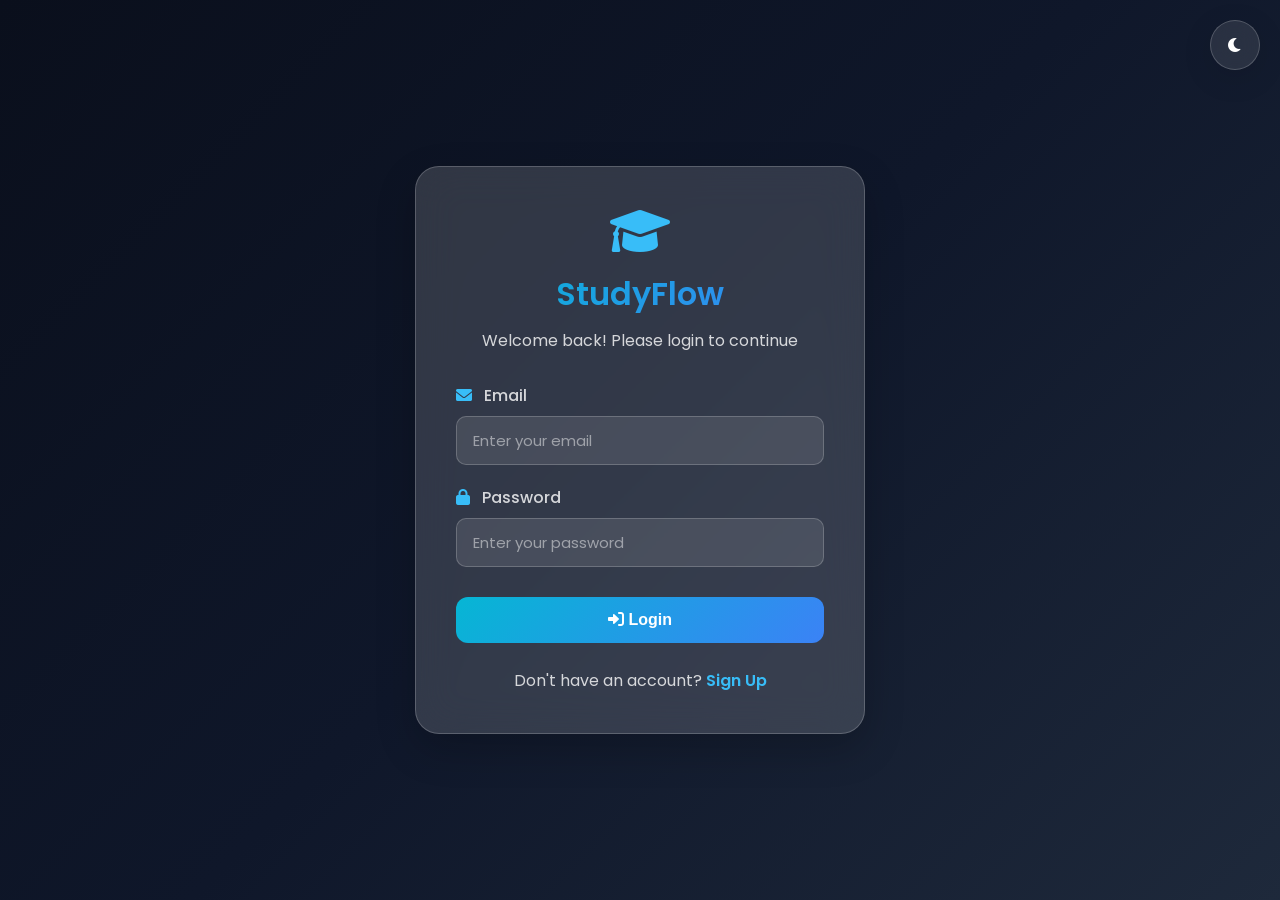
<file: index.html>
<!DOCTYPE html>
<html lang="en">
<head>
  <meta charset="UTF-8">
  <meta name="viewport" content="width=device-width, initial-scale=1.0, user-scalable=yes">
  <title>Smart Study Planner | Dashboard</title>
  <!-- Fonts & Icons -->
  <link rel="preconnect" href="https://fonts.googleapis.com">
  <link rel="preconnect" href="https://fonts.gstatic.com" crossorigin>
  <link href="https://fonts.googleapis.com/css2?family=Poppins:wght@300;400;500;600;700&display=swap" rel="stylesheet">
  <link rel="stylesheet" href="https://cdnjs.cloudflare.com/ajax/libs/font-awesome/6.0.0-beta3/css/all.min.css">
  <link rel="stylesheet" href="style.css">
</head>
<body>
  <!-- Sidebar Navigation -->
  <nav class="sidebar">
    <div class="sidebar-header">
      <i class="fas fa-brain"></i>
      <h2>StudyFlow</h2>
    </div>
    
    <div class="sidebar-menu">
      <a href="#" class="sidebar-link active" data-page="dashboard">
        <i class="fas fa-th-large"></i>
        <span>Dashboard</span>
      </a>
      <a href="#" class="sidebar-link" data-page="planner">
        <i class="fas fa-tasks"></i>
        <span>Planner</span>
      </a>
      <a href="#" class="sidebar-link" data-page="progress">
        <i class="fas fa-chart-line"></i>
        <span>Progress</span>
      </a>
      <a href="#" class="sidebar-link" data-page="calendar">
        <i class="fas fa-calendar-alt"></i>
        <span>Calendar</span>
      </a>
    </div>
    
    <div class="sidebar-footer">
      <div class="user-info">
        <i class="fas fa-user-circle"></i>
        <span id="sidebarUserName">User</span>
      </div>
      <button class="logout-btn" id="logoutBtn">
        <i class="fas fa-sign-out-alt"></i>
        <span>Logout</span>
      </button>
      <button class="theme-toggle" id="themeToggle">
        <i class="fas fa-moon"></i>
        <span>Dark Mode</span>
      </button>
    </div>
  </nav>

  <!-- Main Content Area -->
  <main class="main-content">
    <!-- Dashboard Page -->
    <div id="dashboard" class="page active">
      <header class="page-header">
        <div>
          <h1 id="greetingMsg">Good Morning</h1>
          <p id="currentDate"></p>
        </div>
        <div class="header-stats">
          <span class="badge"><i class="fas fa-user"></i> <span id="headerUserName"></span></span>
        </div>
      </header>

      <!-- Stats Cards -->
      <div class="stats-grid">
        <div class="stat-card">
          <i class="fas fa-list-check"></i>
          <div class="stat-info">
            <h3 id="totalTasks">0</h3>
            <p>Total Tasks</p>
          </div>
        </div>
        <div class="stat-card">
          <i class="fas fa-circle-check"></i>
          <div class="stat-info">
            <h3 id="completedTasks">0</h3>
            <p>Completed</p>
          </div>
        </div>
        <div class="stat-card">
          <i class="fas fa-hourglass-half"></i>
          <div class="stat-info">
            <h3 id="pendingTasks">0</h3>
            <p>Pending</p>
          </div>
        </div>
      </div>

      <!-- Motivational Quote -->
      <div class="quote-card">
        <i class="fas fa-quote-left"></i>
        <p id="quoteText">The secret of getting ahead is getting started.</p>
        <button class="refresh-quote" id="refreshQuote">
          <i class="fas fa-sync-alt"></i>
        </button>
      </div>

      <!-- Progress & Streak -->
      <div class="progress-streak-container">
        <div class="progress-card">
          <h3><i class="fas fa-chart-pie"></i> Overall Progress</h3>
          <div class="progress-bar">
            <div class="progress-fill" id="progressFill" style="width: 0%"></div>
          </div>
          <p id="progressPercent">0% Completed</p>
        </div>
        <div class="streak-card">
          <h3><i class="fas fa-fire"></i> Study Streak</h3>
          <div class="streak-display">
            <span id="streakCount">0</span>
            <p>Days</p>
          </div>
        </div>
      </div>

      <!-- Upcoming Deadlines -->
      <div class="section-header">
        <h2><i class="fas fa-clock"></i> Upcoming Deadlines</h2>
      </div>
      <div id="deadlineList" class="task-grid"></div>
    </div>

    <!-- Planner Page -->
    <div id="planner" class="page">
      <header class="page-header">
        <h1><i class="fas fa-tasks"></i> Study Planner</h1>
      </header>

      <!-- Add Task Form -->
      <form id="taskForm" class="task-form">
        <div class="form-row">
          <div class="form-group">
            <label>Subject</label>
            <input type="text" id="subject" placeholder="e.g., Mathematics" required>
          </div>
          <div class="form-group">
            <label>Task Description</label>
            <input type="text" id="taskDesc" placeholder="What do you need to study?" required>
          </div>
        </div>
        
        <div class="form-row">
          <div class="form-group">
            <label>Deadline</label>
            <input type="datetime-local" id="deadline" required>
          </div>
          <div class="form-group">
            <label>Priority</label>
            <select id="priority">
              <option value="low">Low Priority</option>
              <option value="medium" selected>Medium Priority</option>
              <option value="high">High Priority</option>
            </select>
          </div>
        </div>
        
        <input type="hidden" id="editId">
        <button type="submit" class="btn-primary" id="submitTaskBtn">
          <i class="fas fa-plus"></i> Add Task
        </button>
      </form>

      <!-- Filters & Sort -->
      <div class="filter-section">
        <div class="filter-buttons">
          <button class="filter-btn active" data-filter="all">All</button>
          <button class="filter-btn" data-filter="pending">Pending</button>
          <button class="filter-btn" data-filter="completed">Completed</button>
        </div>
        <select id="sortSelect" class="sort-select">
          <option value="deadline">Sort by Deadline</option>
          <option value="priority">Sort by Priority</option>
        </select>
      </div>

      <!-- Tasks Container -->
      <div id="taskContainer" class="task-grid"></div>
      <div id="emptyState" class="empty-state">
        <i class="fas fa-clipboard-list"></i>
        <h3>No tasks yet</h3>
        <p>Add your first study task above!</p>
      </div>
    </div>

    <!-- Progress Page -->
    <div id="progress" class="page">
      <header class="page-header">
        <h1><i class="fas fa-chart-line"></i> Progress Tracker</h1>
      </header>
      
      <div class="progress-analytics">
        <div class="analytics-card">
          <h3>Task Completion Rate</h3>
          <div class="large-progress">
            <div class="progress-circle">
              <span id="completionRate">0%</span>
            </div>
          </div>
        </div>
        
        <div class="analytics-card">
          <h3>Priority Distribution</h3>
          <div id="priorityChart" class="priority-distribution">
            <div class="priority-item"><span>High</span> <span id="highCount">0</span></div>
            <div class="priority-item"><span>Medium</span> <span id="mediumCount">0</span></div>
            <div class="priority-item"><span>Low</span> <span id="lowCount">0</span></div>
          </div>
        </div>
      </div>
      
      <div class="calendar-preview">
        <h3><i class="fas fa-calendar"></i> Upcoming Week</h3>
        <div id="calendarPreview"></div>
      </div>
    </div>

    <!-- Calendar Page -->
    <div id="calendar" class="page">
      <header class="page-header">
        <h1><i class="fas fa-calendar-alt"></i> Calendar View</h1>
      </header>
      
      <div class="calendar-header">
        <button id="prevMonth"><i class="fas fa-chevron-left"></i></button>
        <h2 id="currentMonth"></h2>
        <button id="nextMonth"><i class="fas fa-chevron-right"></i></button>
      </div>
      
      <div class="calendar-grid" id="calendarGrid"></div>
      
      <div class="selected-date-tasks">
        <h3>Tasks for <span id="selectedDateDisplay">Select a date</span></h3>
        <div id="selectedDateTasks"></div>
      </div>
    </div>
  </main>

  <!-- Notification Container -->
  <div id="notificationContainer" class="notification-container"></div>

  <script src="script.js"></script>
</body>
</html>
</file>
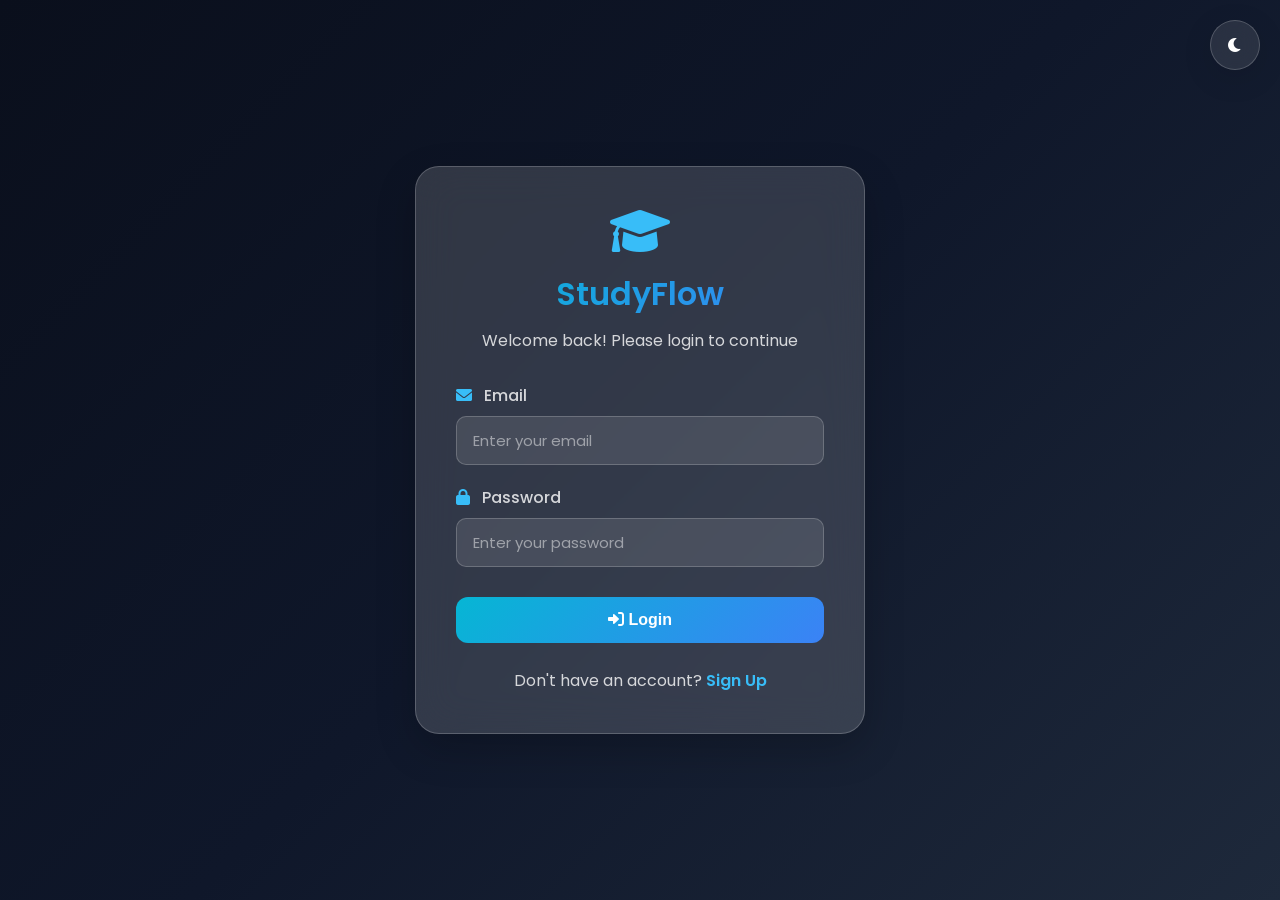
<file: login.html>
<!DOCTYPE html>
<html lang="en">
<head>
  <meta charset="UTF-8">
  <meta name="viewport" content="width=device-width, initial-scale=1.0">
  <title>Login | Smart Study Planner</title>
  <link rel="preconnect" href="https://fonts.googleapis.com">
  <link rel="preconnect" href="https://fonts.gstatic.com" crossorigin>
  <link href="https://fonts.googleapis.com/css2?family=Poppins:wght@300;400;500;600;700&display=swap" rel="stylesheet">
  <link rel="stylesheet" href="https://cdnjs.cloudflare.com/ajax/libs/font-awesome/6.0.0-beta3/css/all.min.css">
  <link rel="stylesheet" href="style.css">
</head>
<body>
  <div class="auth-container">
    <div class="auth-card">
      <div class="auth-header">
        <i class="fas fa-graduation-cap"></i>
        <h1>StudyFlow</h1>
        <p>Welcome back! Please login to continue</p>
      </div>
      
      <form id="loginForm" class="auth-form">
        <div class="form-group">
          <label for="loginEmail"><i class="fas fa-envelope"></i> Email</label>
          <input type="email" id="loginEmail" placeholder="Enter your email" required>
        </div>
        
        <div class="form-group">
          <label for="loginPassword"><i class="fas fa-lock"></i> Password</label>
          <input type="password" id="loginPassword" placeholder="Enter your password" required>
        </div>
        
        <button type="submit" class="auth-btn">
          <i class="fas fa-sign-in-alt"></i> Login
        </button>
        
        <div id="loginError" class="error-message"></div>
      </form>
      
      <div class="auth-footer">
        <p>Don't have an account? <a href="signup.html">Sign Up</a></p>
      </div>
    </div>
  </div>
  
  <div class="theme-toggle floating">
    <i class="fas fa-moon"></i>
  </div>

  <script src="script.js"></script>
</body>
</html>
</file>
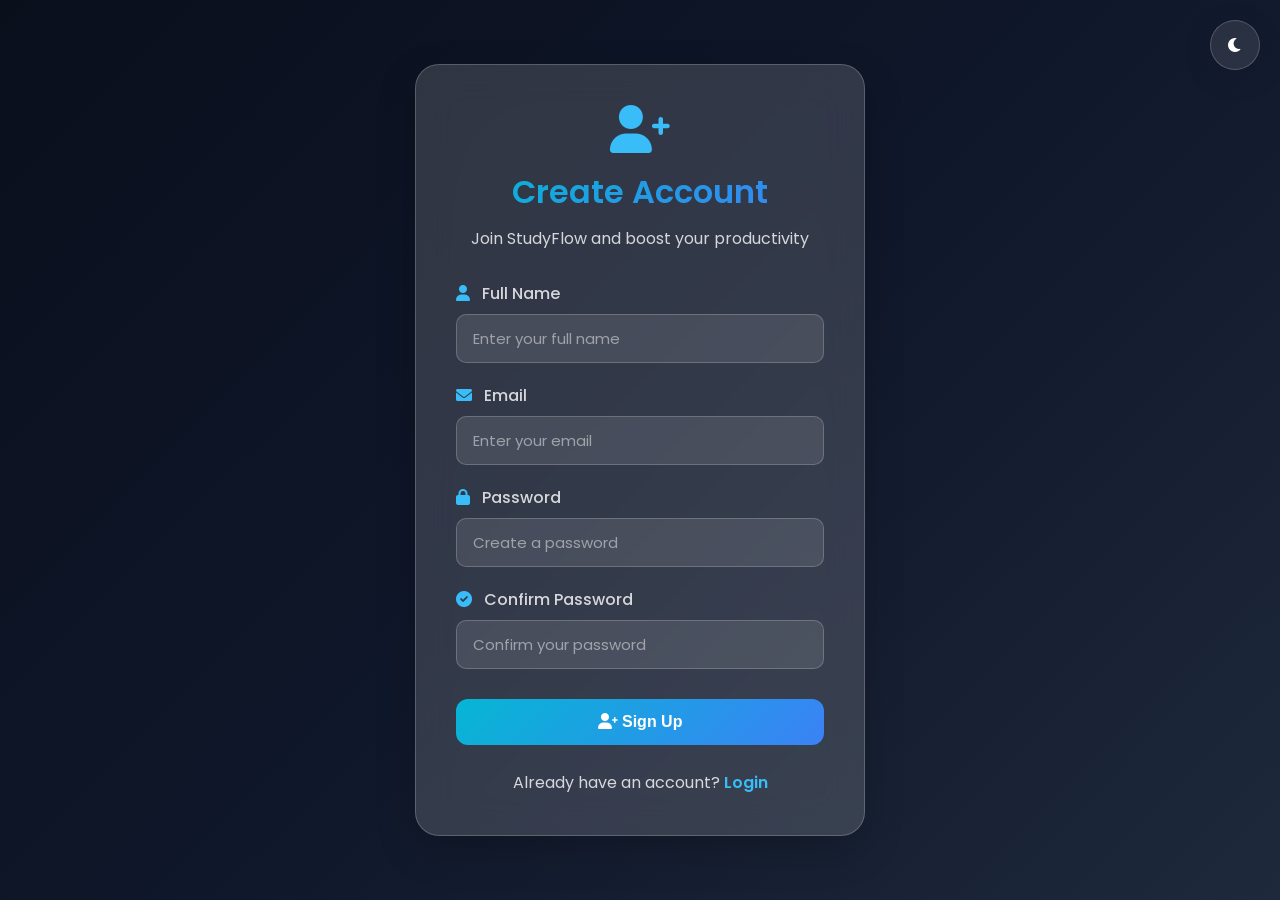
<file: signup.html>
<!DOCTYPE html>
<html lang="en">
<head>
  <meta charset="UTF-8">
  <meta name="viewport" content="width=device-width, initial-scale=1.0">
  <title>Sign Up | Smart Study Planner</title>
  <link rel="preconnect" href="https://fonts.googleapis.com">
  <link rel="preconnect" href="https://fonts.gstatic.com" crossorigin>
  <link href="https://fonts.googleapis.com/css2?family=Poppins:wght@300;400;500;600;700&display=swap" rel="stylesheet">
  <link rel="stylesheet" href="https://cdnjs.cloudflare.com/ajax/libs/font-awesome/6.0.0-beta3/css/all.min.css">
  <link rel="stylesheet" href="style.css">
</head>
<body>
  <div class="auth-container">
    <div class="auth-card">
      <div class="auth-header">
        <i class="fas fa-user-plus"></i>
        <h1>Create Account</h1>
        <p>Join StudyFlow and boost your productivity</p>
      </div>
      
      <form id="signupForm" class="auth-form">
        <div class="form-group">
          <label for="signupName"><i class="fas fa-user"></i> Full Name</label>
          <input type="text" id="signupName" placeholder="Enter your full name" required>
        </div>
        
        <div class="form-group">
          <label for="signupEmail"><i class="fas fa-envelope"></i> Email</label>
          <input type="email" id="signupEmail" placeholder="Enter your email" required>
        </div>
        
        <div class="form-group">
          <label for="signupPassword"><i class="fas fa-lock"></i> Password</label>
          <input type="password" id="signupPassword" placeholder="Create a password" required minlength="6">
        </div>
        
        <div class="form-group">
          <label for="signupConfirm"><i class="fas fa-check-circle"></i> Confirm Password</label>
          <input type="password" id="signupConfirm" placeholder="Confirm your password" required>
        </div>
        
        <button type="submit" class="auth-btn">
          <i class="fas fa-user-plus"></i> Sign Up
        </button>
        
        <div id="signupError" class="error-message"></div>
      </form>
      
      <div class="auth-footer">
        <p>Already have an account? <a href="login.html">Login</a></p>
      </div>
    </div>
  </div>
  
  <div class="theme-toggle floating">
    <i class="fas fa-moon"></i>
  </div>

  <script src="script.js"></script>
</body>
</html>
</file>
<file: style.css>
/* ===== GLOBAL STYLES ===== */
* {
  margin: 0;
  padding: 0;
  box-sizing: border-box;
}

:root {
  --primary-gradient: linear-gradient(135deg, #06b6d4 0%, #3b82f6 100%);
  --bg-gradient: linear-gradient(135deg, #0a0f1c 0%, #0f172a 50%, #1e293b 100%);
  --glass-bg: rgba(255, 255, 255, 0.1);
  --glass-border: rgba(255, 255, 255, 0.2);
  --card-bg: rgba(255, 255, 255, 0.15);
  --text-primary: #ffffff;
  --text-secondary: rgba(255, 255, 255, 0.8);
  --accent-color: #38bdf8;
  --success-color: #10b981;
  --warning-color: #f59e0b;
  --danger-color: #ef4444;
  --shadow-sm: 0 8px 32px rgba(0, 0, 0, 0.1);
  --shadow-lg: 0 15px 40px rgba(0, 0, 0, 0.2);
  --border-radius: 16px;
  --transition: all 0.3s cubic-bezier(0.4, 0, 0.2, 1);
}

body {
  font-family: 'Poppins', sans-serif;
  background: var(--bg-gradient);
  color: var(--text-primary);
  min-height: 100vh;
  display: flex;
  transition: var(--transition);
  position: relative;
  overflow-x: hidden;
}

/* Light Theme */
body.light-theme {
  --bg-gradient: linear-gradient(135deg, #e0f2fe 0%, #bae6fd 100%);
  --glass-bg: rgba(255, 255, 255, 0.7);
  --glass-border: rgba(255, 255, 255, 0.5);
  --card-bg: rgba(255, 255, 255, 0.8);
  --text-primary: #0f172a;
  --text-secondary: #334155;
  --shadow-sm: 0 8px 32px rgba(0, 0, 0, 0.05);
  --shadow-lg: 0 15px 40px rgba(0, 0, 0, 0.1);
}

/* ===== AUTH PAGES ===== */
.auth-container {
  width: 100%;
  min-height: 100vh;
  display: flex;
  align-items: center;
  justify-content: center;
  padding: 20px;
  position: relative;
}

.auth-card {
  background: var(--card-bg);
  backdrop-filter: blur(20px);
  border: 1px solid var(--glass-border);
  border-radius: 24px;
  padding: 40px;
  width: 100%;
  max-width: 450px;
  box-shadow: var(--shadow-lg);
  animation: slideUp 0.5s ease;
}

@keyframes slideUp {
  from {
    opacity: 0;
    transform: translateY(30px);
  }
  to {
    opacity: 1;
    transform: translateY(0);
  }
}

.auth-header {
  text-align: center;
  margin-bottom: 30px;
}

.auth-header i {
  font-size: 48px;
  color: var(--accent-color);
  margin-bottom: 15px;
}

.auth-header h1 {
  font-size: 32px;
  font-weight: 600;
  margin-bottom: 10px;
  background: var(--primary-gradient);
  -webkit-background-clip: text;
  -webkit-text-fill-color: transparent;
  background-clip: text;
}

.auth-header p {
  color: var(--text-secondary);
}

.auth-form .form-group {
  margin-bottom: 20px;
}

.auth-form label {
  display: block;
  margin-bottom: 8px;
  color: var(--text-secondary);
  font-weight: 500;
}

.auth-form label i {
  margin-right: 8px;
  color: var(--accent-color);
}

.auth-form input {
  width: 100%;
  padding: 14px 18px;
  background: var(--glass-bg);
  border: 1px solid var(--glass-border);
  border-radius: 12px;
  color: var(--text-primary);
  font-size: 16px;
  transition: var(--transition);
}

.auth-form input:focus {
  outline: none;
  border-color: var(--accent-color);
  box-shadow: 0 0 0 3px rgba(56, 189, 248, 0.1);
}

.auth-form input::placeholder {
  color: var(--text-secondary);
  opacity: 0.6;
}

.auth-btn {
  width: 100%;
  padding: 14px;
  background: var(--primary-gradient);
  border: none;
  border-radius: 12px;
  color: white;
  font-size: 16px;
  font-weight: 600;
  cursor: pointer;
  transition: var(--transition);
  margin-top: 10px;
}

.auth-btn:hover {
  transform: translateY(-2px);
  box-shadow: var(--shadow-lg);
}

.auth-footer {
  text-align: center;
  margin-top: 25px;
  color: var(--text-secondary);
}

.auth-footer a {
  color: var(--accent-color);
  text-decoration: none;
  font-weight: 600;
}

.error-message {
  color: var(--danger-color);
  text-align: center;
  margin-top: 15px;
  font-size: 14px;
}

/* ===== SIDEBAR ===== */
.sidebar {
  width: 280px;
  background: var(--glass-bg);
  backdrop-filter: blur(20px);
  border-right: 1px solid var(--glass-border);
  padding: 30px 20px;
  display: flex;
  flex-direction: column;
  position: sticky;
  top: 0;
  height: 100vh;
  transition: var(--transition);
}

.sidebar-header {
  display: flex;
  align-items: center;
  gap: 12px;
  margin-bottom: 40px;
  padding: 0 15px;
}

.sidebar-header i {
  font-size: 32px;
  color: var(--accent-color);
}

.sidebar-header h2 {
  font-size: 24px;
  font-weight: 600;
  background: var(--primary-gradient);
  -webkit-background-clip: text;
  -webkit-text-fill-color: transparent;
  background-clip: text;
}

.sidebar-menu {
  flex: 1;
  display: flex;
  flex-direction: column;
  gap: 10px;
}

.sidebar-link {
  display: flex;
  align-items: center;
  gap: 15px;
  padding: 14px 20px;
  color: var(--text-secondary);
  text-decoration: none;
  border-radius: 12px;
  transition: var(--transition);
  font-weight: 500;
}

.sidebar-link i {
  width: 24px;
  font-size: 20px;
}

.sidebar-link:hover {
  background: var(--glass-bg);
  color: var(--text-primary);
  transform: translateX(5px);
}

.sidebar-link.active {
  background: var(--primary-gradient);
  color: white;
  box-shadow: var(--shadow-sm);
}

.sidebar-footer {
  margin-top: auto;
  padding-top: 20px;
  border-top: 1px solid var(--glass-border);
}

.user-info {
  display: flex;
  align-items: center;
  gap: 10px;
  padding: 15px;
  margin-bottom: 15px;
}

.user-info i {
  font-size: 24px;
  color: var(--accent-color);
}

.logout-btn, .theme-toggle {
  width: 100%;
  display: flex;
  align-items: center;
  gap: 15px;
  padding: 14px 20px;
  background: transparent;
  border: none;
  color: var(--text-secondary);
  font-size: 16px;
  font-weight: 500;
  cursor: pointer;
  border-radius: 12px;
  transition: var(--transition);
  font-family: 'Poppins', sans-serif;
}

.logout-btn:hover, .theme-toggle:hover {
  background: var(--glass-bg);
  color: var(--text-primary);
}

/* ===== MAIN CONTENT ===== */
.main-content {
  flex: 1;
  padding: 30px;
  overflow-y: auto;
  max-height: 100vh;
}

.page {
  display: none;
  animation: fadeIn 0.4s ease;
}

.page.active {
  display: block;
}

@keyframes fadeIn {
  from { opacity: 0; }
  to { opacity: 1; }
}

.page-header {
  display: flex;
  justify-content: space-between;
  align-items: center;
  margin-bottom: 30px;
}

.page-header h1 {
  font-size: 32px;
  font-weight: 600;
}

.badge {
  background: var(--glass-bg);
  padding: 10px 20px;
  border-radius: 30px;
  border: 1px solid var(--glass-border);
  backdrop-filter: blur(10px);
}

/* ===== STATS CARDS ===== */
.stats-grid {
  display: grid;
  grid-template-columns: repeat(auto-fit, minmax(250px, 1fr));
  gap: 20px;
  margin-bottom: 30px;
}

.stat-card {
  background: var(--card-bg);
  backdrop-filter: blur(15px);
  border: 1px solid var(--glass-border);
  border-radius: var(--border-radius);
  padding: 25px;
  display: flex;
  align-items: center;
  gap: 20px;
  box-shadow: var(--shadow-sm);
  transition: var(--transition);
}

.stat-card:hover {
  transform: translateY(-5px);
  box-shadow: var(--shadow-lg);
}

.stat-card i {
  font-size: 40px;
  color: var(--accent-color);
}

.stat-info h3 {
  font-size: 36px;
  font-weight: 700;
  margin-bottom: 5px;
}

.stat-info p {
  color: var(--text-secondary);
}

/* ===== QUOTE CARD ===== */
.quote-card {
  background: var(--card-bg);
  backdrop-filter: blur(15px);
  border: 1px solid var(--glass-border);
  border-radius: var(--border-radius);
  padding: 25px 30px;
  margin-bottom: 30px;
  position: relative;
  box-shadow: var(--shadow-sm);
}

.quote-card i {
  color: var(--accent-color);
  font-size: 24px;
  opacity: 0.5;
  margin-right: 10px;
}

.quote-card p {
  font-size: 18px;
  font-style: italic;
  color: var(--text-primary);
}

.refresh-quote {
  position: absolute;
  right: 20px;
  top: 20px;
  background: var(--glass-bg);
  border: 1px solid var(--glass-border);
  border-radius: 50%;
  width: 40px;
  height: 40px;
  display: flex;
  align-items: center;
  justify-content: center;
  color: var(--text-primary);
  cursor: pointer;
  transition: var(--transition);
  border: none;
}

.refresh-quote:hover {
  transform: rotate(180deg);
  background: var(--accent-color);
}

/* ===== PROGRESS & STREAK ===== */
.progress-streak-container {
  display: grid;
  grid-template-columns: 2fr 1fr;
  gap: 20px;
  margin-bottom: 30px;
}

.progress-card, .streak-card {
  background: var(--card-bg);
  backdrop-filter: blur(15px);
  border: 1px solid var(--glass-border);
  border-radius: var(--border-radius);
  padding: 25px;
  box-shadow: var(--shadow-sm);
}

.progress-bar {
  width: 100%;
  height: 12px;
  background: var(--glass-bg);
  border-radius: 20px;
  margin: 20px 0;
  overflow: hidden;
}

.progress-fill {
  height: 100%;
  background: var(--primary-gradient);
  border-radius: 20px;
  transition: width 0.5s ease;
  position: relative;
  overflow: hidden;
}

.progress-fill::after {
  content: '';
  position: absolute;
  top: 0;
  left: 0;
  right: 0;
  bottom: 0;
  background: linear-gradient(90deg, transparent, rgba(255,255,255,0.3), transparent);
  animation: shimmer 2s infinite;
}

@keyframes shimmer {
  0% { transform: translateX(-100%); }
  100% { transform: translateX(100%); }
}

.streak-display {
  text-align: center;
  margin-top: 15px;
}

.streak-display span {
  font-size: 64px;
  font-weight: 700;
  background: var(--primary-gradient);
  -webkit-background-clip: text;
  -webkit-text-fill-color: transparent;
  background-clip: text;
}

/* ===== TASK FORM ===== */
.task-form {
  background: var(--card-bg);
  backdrop-filter: blur(15px);
  border: 1px solid var(--glass-border);
  border-radius: var(--border-radius);
  padding: 25px;
  margin-bottom: 25px;
  box-shadow: var(--shadow-sm);
}

.form-row {
  display: grid;
  grid-template-columns: 1fr 1fr;
  gap: 20px;
  margin-bottom: 20px;
}

.form-group {
  display: flex;
  flex-direction: column;
}

.form-group label {
  margin-bottom: 8px;
  color: var(--text-secondary);
  font-weight: 500;
}

.form-group input,
.form-group select {
  padding: 12px 16px;
  background: var(--glass-bg);
  border: 1px solid var(--glass-border);
  border-radius: 10px;
  color: var(--text-primary);
  font-size: 15px;
  font-family: 'Poppins', sans-serif;
  transition: var(--transition);
}

.form-group input:focus,
.form-group select:focus {
  outline: none;
  border-color: var(--accent-color);
}

.btn-primary {
  width: 100%;
  padding: 14px;
  background: var(--primary-gradient);
  border: none;
  border-radius: 10px;
  color: white;
  font-size: 16px;
  font-weight: 600;
  cursor: pointer;
  transition: var(--transition);
}

.btn-primary:hover {
  transform: translateY(-2px);
  box-shadow: var(--shadow-lg);
}

/* ===== FILTER SECTION ===== */
.filter-section {
  display: flex;
  justify-content: space-between;
  align-items: center;
  margin-bottom: 20px;
}

.filter-buttons {
  display: flex;
  gap: 10px;
}

.filter-btn {
  padding: 10px 20px;
  background: var(--glass-bg);
  border: 1px solid var(--glass-border);
  border-radius: 30px;
  color: var(--text-secondary);
  font-weight: 500;
  cursor: pointer;
  transition: var(--transition);
  font-family: 'Poppins', sans-serif;
}

.filter-btn:hover,
.filter-btn.active {
  background: var(--primary-gradient);
  color: white;
}

.sort-select {
  padding: 10px 20px;
  background: var(--glass-bg);
  border: 1px solid var(--glass-border);
  border-radius: 30px;
  color: var(--text-primary);
  font-family: 'Poppins', sans-serif;
  cursor: pointer;
}

/* ===== TASK GRID ===== */
.task-grid {
  display: grid;
  grid-template-columns: repeat(auto-fill, minmax(320px, 1fr));
  gap: 20px;
}

.task-card {
  background: var(--card-bg);
  backdrop-filter: blur(15px);
  border: 1px solid var(--glass-border);
  border-radius: var(--border-radius);
  padding: 20px;
  box-shadow: var(--shadow-sm);
  transition: var(--transition);
  animation: slideIn 0.3s ease;
}

@keyframes slideIn {
  from {
    opacity: 0;
    transform: scale(0.9);
  }
  to {
    opacity: 1;
    transform: scale(1);
  }
}

.task-card:hover {
  transform: translateY(-3px);
  box-shadow: var(--shadow-lg);
}

.task-card.priority-high {
  border-left: 5px solid var(--danger-color);
}

.task-card.priority-medium {
  border-left: 5px solid var(--warning-color);
}

.task-card.priority-low {
  border-left: 5px solid var(--success-color);
}

.task-card.completed {
  opacity: 0.6;
}

.task-header {
  display: flex;
  justify-content: space-between;
  align-items: start;
  margin-bottom: 12px;
}

.task-header h3 {
  font-size: 18px;
  font-weight: 600;
}

.priority-badge {
  padding: 4px 10px;
  border-radius: 20px;
  font-size: 12px;
  font-weight: 500;
  background: var(--primary-gradient);
  color: white;
}

.priority-high .priority-badge {
  background: var(--danger-color);
}

.priority-medium .priority-badge {
  background: var(--warning-color);
}

.priority-low .priority-badge {
  background: var(--success-color);
}

.task-description {
  color: var(--text-secondary);
  margin-bottom: 15px;
}

.task-deadline {
  display: flex;
  align-items: center;
  gap: 8px;
  color: var(--text-secondary);
  font-size: 14px;
  margin-bottom: 15px;
}

.task-actions {
  display: flex;
  gap: 10px;
  border-top: 1px solid var(--glass-border);
  padding-top: 15px;
}

.task-actions button {
  flex: 1;
  padding: 8px;
  background: var(--glass-bg);
  border: 1px solid var(--glass-border);
  border-radius: 8px;
  color: var(--text-primary);
  cursor: pointer;
  transition: var(--transition);
  font-size: 14px;
  font-family: 'Poppins', sans-serif;
}

.task-actions button:hover {
  background: var(--accent-color);
}

/* ===== EMPTY STATE ===== */
.empty-state {
  text-align: center;
  padding: 60px 20px;
  background: var(--card-bg);
  border-radius: var(--border-radius);
  border: 1px solid var(--glass-border);
}

.empty-state i {
  font-size: 64px;
  color: var(--text-secondary);
  margin-bottom: 20px;
  opacity: 0.5;
}

.empty-state h3 {
  margin-bottom: 10px;
}

/* ===== PROGRESS PAGE ===== */
.progress-analytics {
  display: grid;
  grid-template-columns: repeat(auto-fit, minmax(300px, 1fr));
  gap: 20px;
  margin-bottom: 30px;
}

.analytics-card {
  background: var(--card-bg);
  backdrop-filter: blur(15px);
  border: 1px solid var(--glass-border);
  border-radius: var(--border-radius);
  padding: 25px;
  box-shadow: var(--shadow-sm);
}

.large-progress {
  display: flex;
  justify-content: center;
  align-items: center;
  padding: 30px;
}

.progress-circle {
  width: 200px;
  height: 200px;
  border-radius: 50%;
  background: conic-gradient(var(--accent-color) 0%, var(--glass-bg) 0%);
  display: flex;
  align-items: center;
  justify-content: center;
  position: relative;
}

.progress-circle span {
  font-size: 48px;
  font-weight: 700;
  color: var(--text-primary);
}

.priority-distribution {
  display: flex;
  flex-direction: column;
  gap: 20px;
  margin-top: 20px;
}

.priority-item {
  display: flex;
  justify-content: space-between;
  padding: 15px;
  background: var(--glass-bg);
  border-radius: 10px;
  font-size: 18px;
}

.calendar-preview {
  background: var(--card-bg);
  backdrop-filter: blur(15px);
  border: 1px solid var(--glass-border);
  border-radius: var(--border-radius);
  padding: 25px;
  box-shadow: var(--shadow-sm);
}

/* ===== CALENDAR ===== */
.calendar-header {
  display: flex;
  align-items: center;
  justify-content: space-between;
  margin-bottom: 20px;
}

.calendar-header button {
  padding: 10px 15px;
  background: var(--glass-bg);
  border: 1px solid var(--glass-border);
  border-radius: 10px;
  color: var(--text-primary);
  cursor: pointer;
  transition: var(--transition);
}

.calendar-grid {
  display: grid;
  grid-template-columns: repeat(7, 1fr);
  gap: 10px;
  background: var(--card-bg);
  padding: 20px;
  border-radius: var(--border-radius);
  margin-bottom: 20px;
}

.calendar-day-header {
  text-align: center;
  font-weight: 600;
  color: var(--accent-color);
  padding: 10px;
}

.calendar-day {
  aspect-ratio: 1;
  display: flex;
  align-items: center;
  justify-content: center;
  background: var(--glass-bg);
  border-radius: 10px;
  cursor: pointer;
  transition: var(--transition);
  position: relative;
}

.calendar-day:hover {
  background: var(--accent-color);
}

.calendar-day.has-tasks::after {
  content: '';
  position: absolute;
  bottom: 5px;
  width: 6px;
  height: 6px;
  background: var(--accent-color);
  border-radius: 50%;
}

.calendar-day.selected {
  background: var(--primary-gradient);
  color: white;
}

.calendar-day.other-month {
  opacity: 0.3;
}

.selected-date-tasks {
  background: var(--card-bg);
  padding: 20px;
  border-radius: var(--border-radius);
}

/* ===== NOTIFICATIONS ===== */
.notification-container {
  position: fixed;
  top: 20px;
  right: 20px;
  z-index: 1000;
  display: flex;
  flex-direction: column;
  gap: 10px;
}

.notification {
  background: var(--card-bg);
  backdrop-filter: blur(20px);
  border: 1px solid var(--glass-border);
  border-radius: 12px;
  padding: 15px 20px;
  box-shadow: var(--shadow-lg);
  display: flex;
  align-items: center;
  gap: 12px;
  animation: slideInRight 0.3s ease;
  max-width: 350px;
}

@keyframes slideInRight {
  from {
    transform: translateX(100%);
    opacity: 0;
  }
  to {
    transform: translateX(0);
    opacity: 1;
  }
}

.notification.warning {
  border-left: 4px solid var(--warning-color);
}

.notification.success {
  border-left: 4px solid var(--success-color);
}

.notification.info {
  border-left: 4px solid var(--accent-color);
}

.notification i {
  font-size: 20px;
}

.notification.warning i {
  color: var(--warning-color);
}

.notification.success i {
  color: var(--success-color);
}

.notification.info i {
  color: var(--accent-color);
}

/* ===== FLOATING THEME TOGGLE (Auth Pages) ===== */
.theme-toggle.floating {
  position: fixed;
  top: 20px;
  right: 20px;
  width: 50px;
  height: 50px;
  background: var(--glass-bg);
  backdrop-filter: blur(10px);
  border: 1px solid var(--glass-border);
  border-radius: 50%;
  display: flex;
  align-items: center;
  justify-content: center;
  color: var(--text-primary);
  cursor: pointer;
  transition: var(--transition);
  box-shadow: var(--shadow-sm);
}

.theme-toggle.floating:hover {
  transform: rotate(180deg) scale(1.1);
}

.section-header {
  margin: 20px 0 15px 0;
}

.section-header h2 {
  font-size: 20px;
  font-weight: 600;
}

.no-deadlines {
  text-align: center;
  padding: 20px;
  color: var(--text-secondary);
}

/* ===== RESPONSIVE DESIGN ===== */
@media (max-width: 768px) {
  body {
    flex-direction: column;
  }
  
  .sidebar {
    width: 100%;
    height: auto;
    position: relative;
    padding: 15px;
  }
  
  .sidebar-header {
    margin-bottom: 20px;
  }
  
  .sidebar-menu {
    flex-direction: row;
    overflow-x: auto;
    padding-bottom: 10px;
  }
  
  .sidebar-link {
    flex-shrink: 0;
  }
  
  .sidebar-footer {
    display: flex;
    gap: 10px;
  }
  
  .main-content {
    padding: 20px;
  }
  
  .stats-grid {
    grid-template-columns: 1fr;
  }
  
  .progress-streak-container {
    grid-template-columns: 1fr;
  }
  
  .form-row {
    grid-template-columns: 1fr;
  }
  
  .task-grid {
    grid-template-columns: 1fr;
  }
  
  .calendar-grid {
    font-size: 14px;
  }
}

@media (min-width: 769px) and (max-width: 1024px) {
  .stats-grid {
    grid-template-columns: repeat(2, 1fr);
  }
}
</file>
